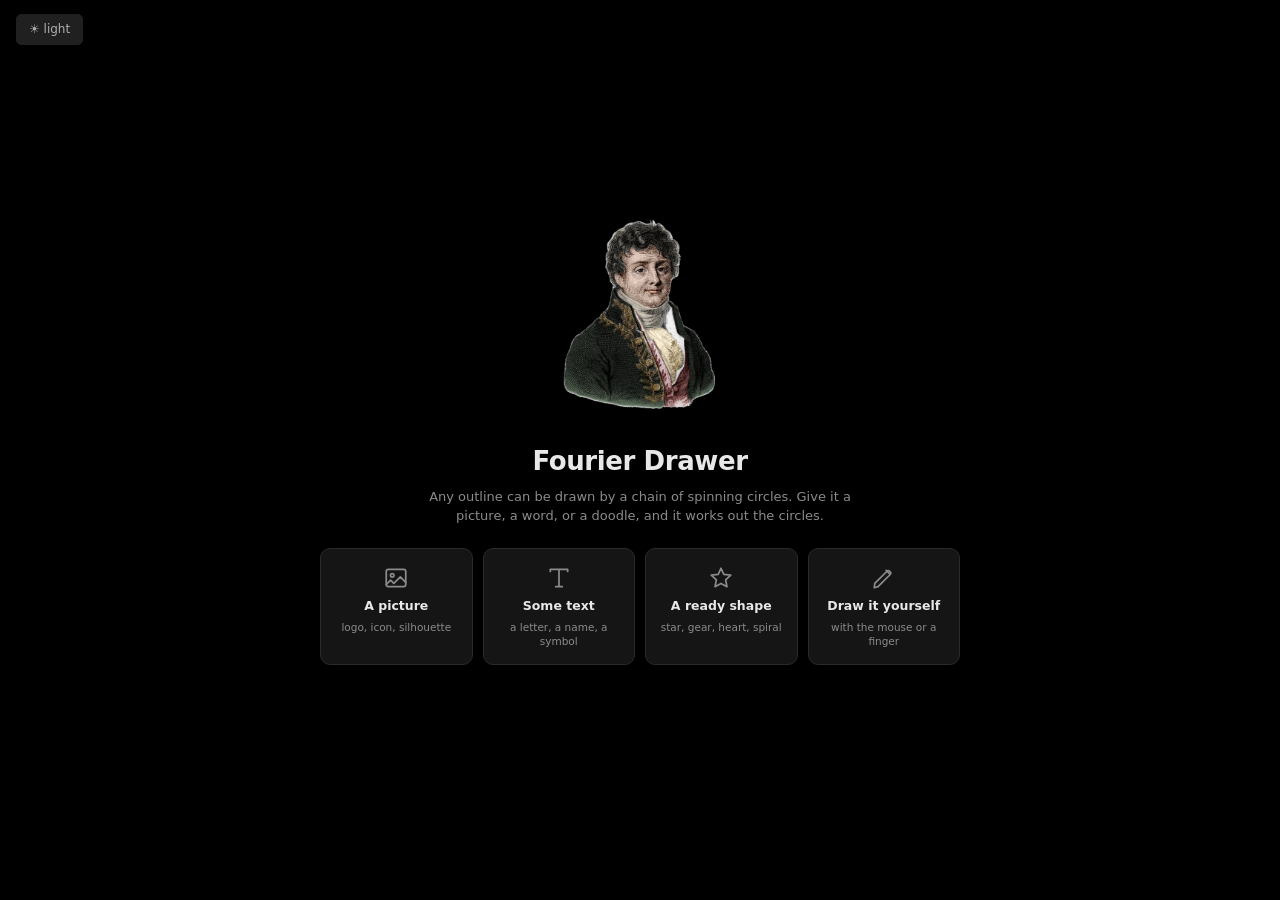
<file: index.html>
<!DOCTYPE html>
<html lang="en">
<head>
<meta charset="utf-8">
<meta name="viewport" content="width=device-width, initial-scale=1">
<title>Fourier Drawer</title>
<link rel="icon" href="favicon.ico" sizes="any">
<link rel="icon" type="image/png" sizes="32x32" href="assets/favicon-32.png">
<link rel="icon" type="image/png" sizes="48x48" href="assets/favicon-48.png">
<link rel="apple-touch-icon" href="apple-touch-icon.png">
<meta name="theme-color" content="#0b0b0b">
<meta name="description" content="Draw anything with a chain of spinning circles — a Fourier series you can watch.">
<link rel="manifest" href="manifest.json">
<meta name="mobile-web-app-capable" content="yes">
<meta name="apple-mobile-web-app-capable" content="yes">
<meta name="apple-mobile-web-app-status-bar-style" content="black-translucent">
<meta name="apple-mobile-web-app-title" content="Fourier">
<link rel="stylesheet" href="css/style.css">
</head>
<body>
<button id="themeBtn" title="switch theme">☀ light</button>
<!-- ============ setup screen ============ -->
<div id="setup">
  <div id="setupInner">

    <div id="intro">
      <button id="fourierPortrait" title="Draw Fourier himself"
              aria-label="Draw Fourier himself">
        <img src="assets/icon-512.png" alt="Portrait of Joseph Fourier"
             width="400" height="497">
        <span class="hint">psst — click him</span>
      </button>
      <h1>Fourier Drawer</h1>
      <p>Any outline can be drawn by a chain of spinning circles. Give it a
         picture, a word, or a doodle, and it works out the circles.</p>
    </div>

    <div id="tiles">
      <button class="tile" data-kind="picture">
        <svg viewBox="0 0 24 24" fill="none" stroke="currentColor"
             stroke-width="1.6" stroke-linecap="round" stroke-linejoin="round">
          <rect x="3" y="4" width="18" height="16" rx="2"/>
          <circle cx="8.5" cy="9.5" r="1.6"/><path d="M21 16l-5-5-6 6-3-3-4 4"/>
        </svg>
        <b>A picture</b><span>logo, icon, silhouette</span>
      </button>
      <button class="tile" data-kind="text">
        <svg viewBox="0 0 24 24" fill="none" stroke="currentColor"
             stroke-width="1.6" stroke-linecap="round" stroke-linejoin="round">
          <path d="M4 6V4h16v2M12 4v16M9 20h6"/>
        </svg>
        <b>Some text</b><span>a letter, a name, a symbol</span>
      </button>
      <button class="tile" data-kind="shape">
        <svg viewBox="0 0 24 24" fill="none" stroke="currentColor"
             stroke-width="1.6" stroke-linecap="round" stroke-linejoin="round">
          <path d="M12 3l2.6 5.6 6.4.8-4.7 4.3 1.2 6.3L12 17l-5.5 3 1.2-6.3L3 9.4l6.4-.8z"/>
        </svg>
        <b>A ready shape</b><span>star, gear, heart, spiral</span>
      </button>
      <button class="tile" data-kind="draw">
        <svg viewBox="0 0 24 24" fill="none" stroke="currentColor"
             stroke-width="1.6" stroke-linecap="round" stroke-linejoin="round">
          <path d="M3 21l3.5-1 11-11a2.1 2.1 0 0 0-3-3l-11 11z"/><path d="M14 5l3 3"/>
        </svg>
        <b>Draw it yourself</b><span>with the mouse or a finger</span>
      </button>
    </div>

    <div id="panel">
      <div id="panelHead">
        <b id="panelTitle"></b>
        <p id="panelBlurb"></p>
      </div>
      <div id="params"></div>
      <div id="err"></div>
    </div>

    <details id="advanced">
      <summary>Advanced settings</summary>
      <div class="row"><label>max epicycles</label>
        <input type="number" id="maxArms" value="1000" min="1" max="4000">
        <span class="hint">left alone, both are worked out from the shape</span></div>
      <div class="row"><label>epicycles at start</label>
        <input type="number" id="startArms" value="50" min="1">
        <span class="hint">by default, enough to be within 1% of the shape</span></div>
      <div class="row"><label>speed</label>
        <select id="speed"><option selected>1</option><option>2</option>
          <option>4</option><option>8</option></select>
        <span class="hint">changeable while it runs</span></div>
      <div class="row"><label>pen colour</label>
        <span><input type="color" id="penColour" value="#39FF14"></span>
        <span class="hint">click to pick any colour</span></div>
      <div class="row"><label>outline detail</label>
        <select id="nSamples">
          <option value="1024">rough</option>
          <option value="2048" selected>normal</option>
          <option value="4096">fine</option>
          <option value="8192">very fine</option>
        </select><span class="hint">how closely the outline is measured</span></div>
    </details>

    <div id="footer">
      <button id="changeKind" class="back">← back</button>
      <span class="hint" id="footHint">or drop a file anywhere on this page</span>
      <button id="draw">Draw it</button>
    </div>
  </div>

  <input type="file" id="fileInput" hidden
         accept=".png,.jpg,.jpeg,.gif,.bmp,.webp,.svg,.csv,.txt">
  <div id="dropVeil"><div>drop it anywhere</div></div>
</div>

<!-- ============ 3D view ============ -->
<div id="view3d">
  <canvas id="cv3d"></canvas>
  <div id="hud3d">
    <b>the curve in time</b>
    <span class="hint">drag to rotate</span>
    <span id="views3d">
      <button data-yaw="-0.9"   data-pitch="0.5">angled</button>
      <button data-yaw="1.5708" data-pitch="0">front — the drawing</button>
      <button data-yaw="0"      data-pitch="-1.5708">x(t) — cosines</button>
      <button data-yaw="0"      data-pitch="0">y(t) — sines</button>
    </span>
    <button id="close3d">close</button>
  </div>
</div>

<!-- ============ maths view ============ -->
<div id="maths">
  <div id="mathInner">
    <div class="card">
      <h2>the first terms, written out</h2>
      <p class="hint">Every epicycle is one cosine in x and one sine in y.
        These are the biggest, in order.</p>
      <div id="formula"></div>
    </div>

    <div class="card">
      <h2>how fast the terms shrink</h2>
      <p class="hint">Amplitude against term number, both on log scales.
        The slope is the shape's smoothness: gentle curves fall away fast,
        corners decay like 1/k, cusps like 1/k².</p>
      <canvas id="spectrum" height="220"></canvas>
    </div>

    <div class="card">
      <h2>how much you actually need</h2>
      <p class="hint">Share of the total amplitude captured by the first n arms.
        Where this flattens, the slider stops changing anything you can see.</p>
      <canvas id="converge" height="200"></canvas>
      <div id="convText" class="hint"></div>
    </div>

    <div class="card">
      <h2>symmetry</h2>
      <div id="symmetry"></div>
    </div>

    <button id="closeMath">back to the drawing</button>
  </div>
</div>

<!-- ============ drawing screen ============ -->
<div id="app">
  <div id="stage">
    <div id="main">
      <canvas id="draw2d"></canvas>
      <div id="title"></div>
    </div>
    <div id="side">
      <canvas id="waves"></canvas>
      <div id="waveInfo">
        <button class="info" data-tip="Where the pen is left-to-right, over one full lap. Every epicycle adds one cosine wave to this.">i</button>
        <button class="info" data-tip="Where the pen is up-and-down, over the same lap. The same epicycles, as sines.">i</button>
        <button class="info" data-tip="The two added together — the pen's position along the 45° diagonal. A third view of the same motion.">i</button>
      </div>
    </div>
  </div>
  <div id="bar">
    <div id="armsWrap">
      <span>epicycles</span>
      <input type="range" id="arms" min="1" max="400" value="8">
      <span id="armsVal">8</span>
    </div>
    <div class="grp" id="speeds"></div>
    <div class="grp">
      <button id="bGuide">Guide</button>
      <button id="bPause">Pause</button>
      <button id="bClear">Clear</button>
      <button id="bSave">Save PNG</button>
      <button id="bBig">Big view</button>
      <button id="b3d">3D</button>
      <button id="bMath">Maths</button>
      <button id="bSettings">Settings</button>
      <button id="bHome" class="cta">Home</button>
    </div>
    <span id="keys">space pause · h guide · c clear · b big · 3 the 3D view · m maths</span>
  </div>
</div>

<div id="tip"></div>

<script src="js/math.js"></script>
<script src="js/sources.js"></script>
<script src="js/ui.js"></script>
<script src="js/points.js"></script>
<script src="js/draw.js"></script>
<script src="js/view3d.js"></script>
<script src="js/maths.js"></script>
<script src="js/app.js"></script>
</body>
</html>
</file>
<file: css/style.css>
/*  style.css — the whole look of the app  */
  :root{
    --bg:#000; --panel:#141414; --line:#2a2a2a; --fg:#e8e8e8; --dim:#8b8b8b;
    --arm:rgba(255,255,255,.75); --circle:rgba(255,255,255,.28);
    --trace:#39FF14; --target:#3a3a3a; --grid:#242424;
    --cursor:rgba(232,232,232,.4);
    --x:#4dc3ff; --y:#ffb347; --sum:#b48cff; --part:#3f5f78; --accent:#3c8dbc;
    --tile:#151515; --tileHover:#1d1d1d; --btn:#2b2b2b; --btnHover:#3a3a3a;
    --go:#1a5c2a; --goEdge:#2a8f42; --goHover:#227a37; --goText:#fff;
    --input:#1c1c1c; --drop:#101820; --dropLine:#33505f;
  }
  /* Light theme. The canvas reads these too, via cssVar() in draw.js, so the
     circles and gridlines lighten along with the page. */
  html[data-theme="light"]{
    --bg:#f6f7f8; --panel:#fff; --line:#dcdfe3; --fg:#1b1d20; --dim:#61666d;
    --arm:rgba(30,34,38,.7); --circle:rgba(30,34,38,.22);
    --trace:#d92020; --target:#c3c8ce; --grid:#dfe3e8;
    --cursor:rgba(27,29,32,.35);
    --x:#0a72b8; --y:#b9690a; --sum:#6d43c8; --part:#93a9bb; --accent:#2a7ba5;
    --tile:#fff; --tileHover:#eef1f4; --btn:#eceff2; --btnHover:#e0e4e9;
    --go:#26374d; --goEdge:#26374d; --goHover:#33485f; --goText:#fff;
    --input:#fff; --drop:#eef4f8; --dropLine:#a9c2d2;
  }
  *{box-sizing:border-box}
  body{margin:0;overflow-x:hidden;background:var(--bg);color:var(--fg);
       font:13px/1.45 system-ui,-apple-system,Segoe UI,Roboto,sans-serif}
  button,select,input{font:inherit;color:var(--fg)}
  button{background:var(--btn);border:1px solid var(--line);border-radius:5px;
         padding:6px 12px;cursor:pointer}
  button:hover{background:var(--btnHover)}
  button.on{background:var(--accent);border-color:var(--accent);color:#fff}
  select,input[type=text],input[type=number]{background:var(--input);
         border:1px solid var(--line);border-radius:5px;padding:5px 7px}
  input[type=range]{accent-color:var(--trace)}
  .hint{color:var(--dim);font-size:11px}

  /* ---------- setup ---------- */
  #setup{position:fixed;inset:0;background:var(--bg);display:flex;
         align-items:center;justify-content:center;padding:24px;z-index:10;
         overflow:auto}
  #setupInner{width:100%;max-width:640px}

  #intro{text-align:center;margin-bottom:22px}
  #fourierPortrait{background:none;border:0;cursor:pointer;padding:0;
    display:inline-flex;flex-direction:column;align-items:center;gap:4px;
    margin:0 0 14px;border-radius:8px;transition:transform .15s,filter .15s}
  #fourierPortrait img{width:min(190px,42vw);height:auto;display:block;
    filter:drop-shadow(0 6px 18px rgba(0,0,0,.5))}
  #fourierPortrait .hint{opacity:0;transition:opacity .15s}
  #fourierPortrait:hover{transform:translateY(-2px)}
  #fourierPortrait:hover img{filter:drop-shadow(0 10px 24px rgba(0,0,0,.6)) brightness(1.06)}
  #fourierPortrait:hover .hint,
  #fourierPortrait:focus-visible .hint{opacity:1}
  #fourierPortrait:focus-visible{outline:2px solid var(--trace);outline-offset:4px}
  #intro h1{font-size:26px;margin:0 0 8px;font-weight:600;letter-spacing:-.4px}
  #intro p{margin:0 auto;max-width:440px;color:var(--dim);font-size:13px}

  #tiles{display:grid;grid-template-columns:repeat(4,1fr);gap:10px;
         margin-bottom:16px}
  .tile{display:flex;flex-direction:column;align-items:center;gap:6px;
        padding:16px 8px;background:var(--tile);border:1px solid var(--line);
        border-radius:10px;cursor:pointer;transition:.14s;text-align:center}
  .tile:hover{background:var(--tileHover);border-color:var(--dim);transform:translateY(-2px)}
  .tile.on{border-color:var(--trace);background:var(--tileHover)}
  .tile svg{width:26px;height:26px;color:var(--dim)}
  .tile.on svg{color:var(--trace)}
  .tile b{font-size:12.5px;font-weight:600}
  .tile span{font-size:10.5px;color:var(--dim);line-height:1.3}

  #panel{background:var(--panel);border:1px solid var(--line);border-radius:10px;
         padding:16px 18px;margin-bottom:12px}
  #panelHead{display:block;margin-bottom:14px}
  #panelHead b{font-size:13px}
  #panelBlurb{margin:5px 0 0;color:var(--dim);font-size:11.5px;max-width:44em}
  .row{display:grid;grid-template-columns:132px 168px 1fr;align-items:center;
       gap:10px;margin-bottom:8px}
  .row .hint{grid-column:3}
  .row input,.row select{width:100%}
  .row input[type=color]{width:46px;height:28px;padding:2px;background:var(--input);
                         border:1px solid var(--line);border-radius:5px}
  .row input[type=checkbox]{width:auto}

  #drop{border:2px dashed var(--dropLine);border-radius:10px;background:var(--drop);
        padding:22px 12px;text-align:center;cursor:pointer;transition:.15s;
        margin-bottom:10px}
  #drop:hover,#drop.hot{border-color:var(--accent);background:var(--tileHover)}
  #drop svg{opacity:.7;margin-bottom:4px}
  #drop b{display:block;font-size:13px}
  #drop span{font-size:11px;color:var(--dim)}
  #chosen{color:var(--x);font-size:11.5px;margin-top:8px;word-break:break-all}

  #advanced{background:var(--panel);border:1px solid var(--line);
            border-radius:10px;padding:0 18px;margin-bottom:14px}
  #advanced summary{cursor:pointer;padding:12px 0;font-size:12.5px;
                    color:var(--dim);list-style:none}
  #advanced summary::-webkit-details-marker{display:none}
  #advanced summary::before{content:'▸ ';color:var(--dim)}
  #advanced[open] summary::before{content:'▾ '}
  #advanced[open] summary{border-bottom:1px solid var(--line);
                          margin-bottom:12px;color:var(--fg)}
  #advanced .row:last-child{margin-bottom:14px}

  #footer{display:flex;align-items:center;gap:12px}
  #footer .hint{margin-right:auto}
  #footer .back{background:none;border:1px solid var(--line);color:var(--dim);
                padding:9px 16px}
  #footer .back:hover{background:var(--btnHover);color:var(--fg)}
  #draw{background:var(--go);border-color:var(--goEdge);color:var(--goText);
        padding:10px 26px;font-size:13.5px;font-weight:600}
  #draw:hover{background:var(--goHover)}
  #draw:disabled{opacity:.5;cursor:default}
  #err{color:#ff7676;font-size:12px;margin-top:8px}

  #dropVeil{position:fixed;inset:0;background:var(--drop);opacity:.97;z-index:30;
            display:none;align-items:center;justify-content:center;
            border:3px dashed var(--accent)}
  #dropVeil.on{display:flex}
  #dropVeil div{font-size:20px;color:var(--fg)}

  /* ---------- app ---------- */
  #app{display:none;height:100dvh;min-width:0;grid-template-rows:1fr auto;}
  #stage{display:grid;grid-template-columns:1fr 420px;min-height:0;overflow:hidden}
  #stage.big{grid-template-columns:1fr 0}
  #stage.big #side{display:none}
  #main{position:relative;min-width:0;min-height:0;overflow:hidden}
  /* absolute so the canvas can never inflate its own container and cover the bar */
  #main canvas,#side canvas{position:absolute;inset:0;display:block;
        width:100%;height:100%}
  #side{border-left:1px solid var(--line);position:relative;min-width:0;
        min-height:0;overflow:hidden}
  #bar{border-top:1px solid var(--line);padding:10px 14px;display:flex;
       position:relative;z-index:2;
       align-items:center;gap:10px;flex-wrap:wrap;background:var(--panel)}
  #bar .grp{display:flex;gap:6px;align-items:center;flex-wrap:wrap}
  #armsWrap{display:flex;align-items:center;gap:8px;flex:1;min-width:260px}
  #arms{flex:1}
  #armsVal{min-width:46px;text-align:right;color:var(--dim)}
  #title{position:absolute;top:12px;left:0;right:0;text-align:center;
         color:var(--dim);pointer-events:none;font-size:12px}
  #keys{color:var(--dim);font-size:10.5px}
  #bar button.cta{background:var(--go);border-color:var(--goEdge);
                  color:var(--goText);font-weight:600}
  #bar button.cta:hover{background:var(--goHover)}
  #demoNote{position:absolute;bottom:12px;left:0;right:0;text-align:center;
            color:var(--dim);font-size:11.5px;pointer-events:none}

  /* ---------- phones and narrow windows ---------- */
  @media (max-width:760px){
    #setup{padding:10px;align-items:flex-start}
    #setupInner{max-width:100%}
    #tiles{grid-template-columns:1fr 1fr;gap:8px}   /* 2x2 on a phone */
    .tile{padding:14px 8px}
    #intro h1{font-size:22px}    .card{padding:14px}
    .row{grid-template-columns:112px 1fr;gap:6px}
    .row span:has(input),.row span:has(select),.row span:has(button){width:100%}
    .row input,.row select,.row button{width:100%}
    .row .hint{grid-column:1/-1;font-size:10.5px;margin:-2px 0 4px}
    #desc{font-size:11px}
    #footer{position:sticky;bottom:0;background:var(--bg);padding:8px 0}
    #footer button{padding:10px 22px}

    #stage{grid-template-columns:1fr;grid-template-rows:1fr 32vh}
    #stage.big{grid-template-rows:1fr 0}
    #side{border-left:none;border-top:1px solid var(--line)}
    #bar{gap:6px;padding:8px 8px;justify-content:center}
    #bar button{padding:9px 11px;font-size:12px}
    #bar .grp{justify-content:center}
    #armsWrap{flex:1 0 100%;min-width:0}
    #keys{display:none}                            /* no keyboard on a phone */
    #title{font-size:11px;top:6px}
  }

  #maths{position:fixed;inset:0;background:var(--bg);z-index:14;display:none;
         overflow:auto;padding:20px}
  #mathInner{max-width:760px;margin:0 auto}
  #mathInner .card h2{font-size:13px;margin:0 0 4px}
  #mathInner .card p{margin:0 0 10px}
  #mathInner canvas{width:100%;display:block}
  #formula div{font-family:ui-monospace,Consolas,monospace;font-size:12px;
               padding:3px 0;color:var(--fg)}
  #formula .k{color:var(--dim)}
  #symmetry b{color:var(--x)}
  #closeMath{width:100%;padding:10px}

  #view3d{position:fixed;inset:0;background:var(--bg);z-index:15;display:none}
  #view3d canvas{position:absolute;inset:0;width:100%;height:100%;
                 cursor:grab;touch-action:none}
  #view3d canvas:active{cursor:grabbing}
  #hud3d{position:absolute;top:12px;left:14px;right:14px;display:flex;
         align-items:center;gap:12px;pointer-events:none}
  /* the theme button is fixed at top-left (z-index 25); give the HUD's first
     item room so "the curve in time" doesn't sit under it */
  #view3d #hud3d{padding-left:96px}
  #hud3d b{font-size:12px}
  #views3d{margin-left:auto;display:flex;gap:6px;pointer-events:auto;
           flex-wrap:wrap}
  #views3d button{font-size:11px;padding:5px 9px}
  #hud3d #close3d{pointer-events:auto;margin-left:10px}

  /* ---------- theme toggle ---------- */
  #themeBtn{position:fixed;top:14px;left:16px;z-index:25;padding:6px 12px;
            font-size:12px;opacity:.75}
  #themeBtn:hover{opacity:1}
  #bar #themeBar{padding:8px 10px}

  /* ---------- little info badges ---------- */
  /* a comfortable tap target on a phone, still small on screen */
  .info{width:26px;height:26px;border-radius:50%;border:1px solid var(--dim);
        color:var(--dim);font-size:13px;line-height:24px;text-align:center;
        cursor:help;display:inline-block;background:none;padding:0;
        font-style:italic;font-family:Georgia,serif;flex:none;
        -webkit-tap-highlight-color:transparent}
  .info:hover,.info.on{color:var(--fg);border-color:var(--fg);
                       background:var(--btn)}
  #waveInfo{position:absolute;right:10px;top:0;bottom:0;width:20px;
            pointer-events:none}
  #waveInfo .info{position:absolute;pointer-events:auto}

  /* ---------- tap-anywhere tooltip ---------- */
  #tip{position:fixed;z-index:40;max-width:250px;background:var(--panel);
       color:var(--fg);border:1px solid var(--line);border-radius:8px;
       padding:10px 12px;font-size:12px;line-height:1.45;display:none;
       box-shadow:0 6px 22px rgba(0,0,0,.45)}
  #tip.on{display:block}
  @media (max-width:760px){
    #tip{max-width:none;left:12px !important;right:12px;
         top:auto !important;bottom:14px;font-size:13px;padding:14px}
  }

  /* ---------- the mouse sketch pad ---------- */
  #sketch{position:fixed;inset:0;background:var(--bg);z-index:20;display:flex;
          flex-direction:column;align-items:center;justify-content:center;
          gap:14px;padding:16px}
  #skCanvas{background:var(--panel);border:1px solid var(--line);
            border-radius:8px;cursor:crosshair;touch-action:none;max-width:100%}
  #skBar{display:flex;gap:8px;flex-wrap:wrap;justify-content:center}
  #skBar .back{background:none;border:1px solid var(--line);color:var(--dim)}
  #skBar .cta{background:var(--go);border-color:var(--goEdge);
              color:var(--goText);font-weight:600}
  #skHint.warn{color:#ff7676;font-weight:600}

  /* ---------- phones: keep every page clear of the floating theme button ----
     These live at the end of the file on purpose: the base rules for #maths
     and #hud3d appear after the main media query, so an override placed there
     would lose to them. */
  @media (max-width:760px){
    #themeBtn{top:10px;left:10px;padding:5px 10px;font-size:11px}
    #setup{padding-top:54px}
    #maths{padding-top:54px}
    #hud3d{top:54px}
    #view3d #hud3d{padding-left:0}   /* cleared by the top:54px drop instead */
    #view3d #views3d{margin-left:0}
  }
  /* No hover on touch screens, so the "click him" hint must always show there,
     otherwise phone users never learn the portrait is a button. */
  @media (hover:none){
    #fourierPortrait .hint{opacity:.75}
  }
</file>
